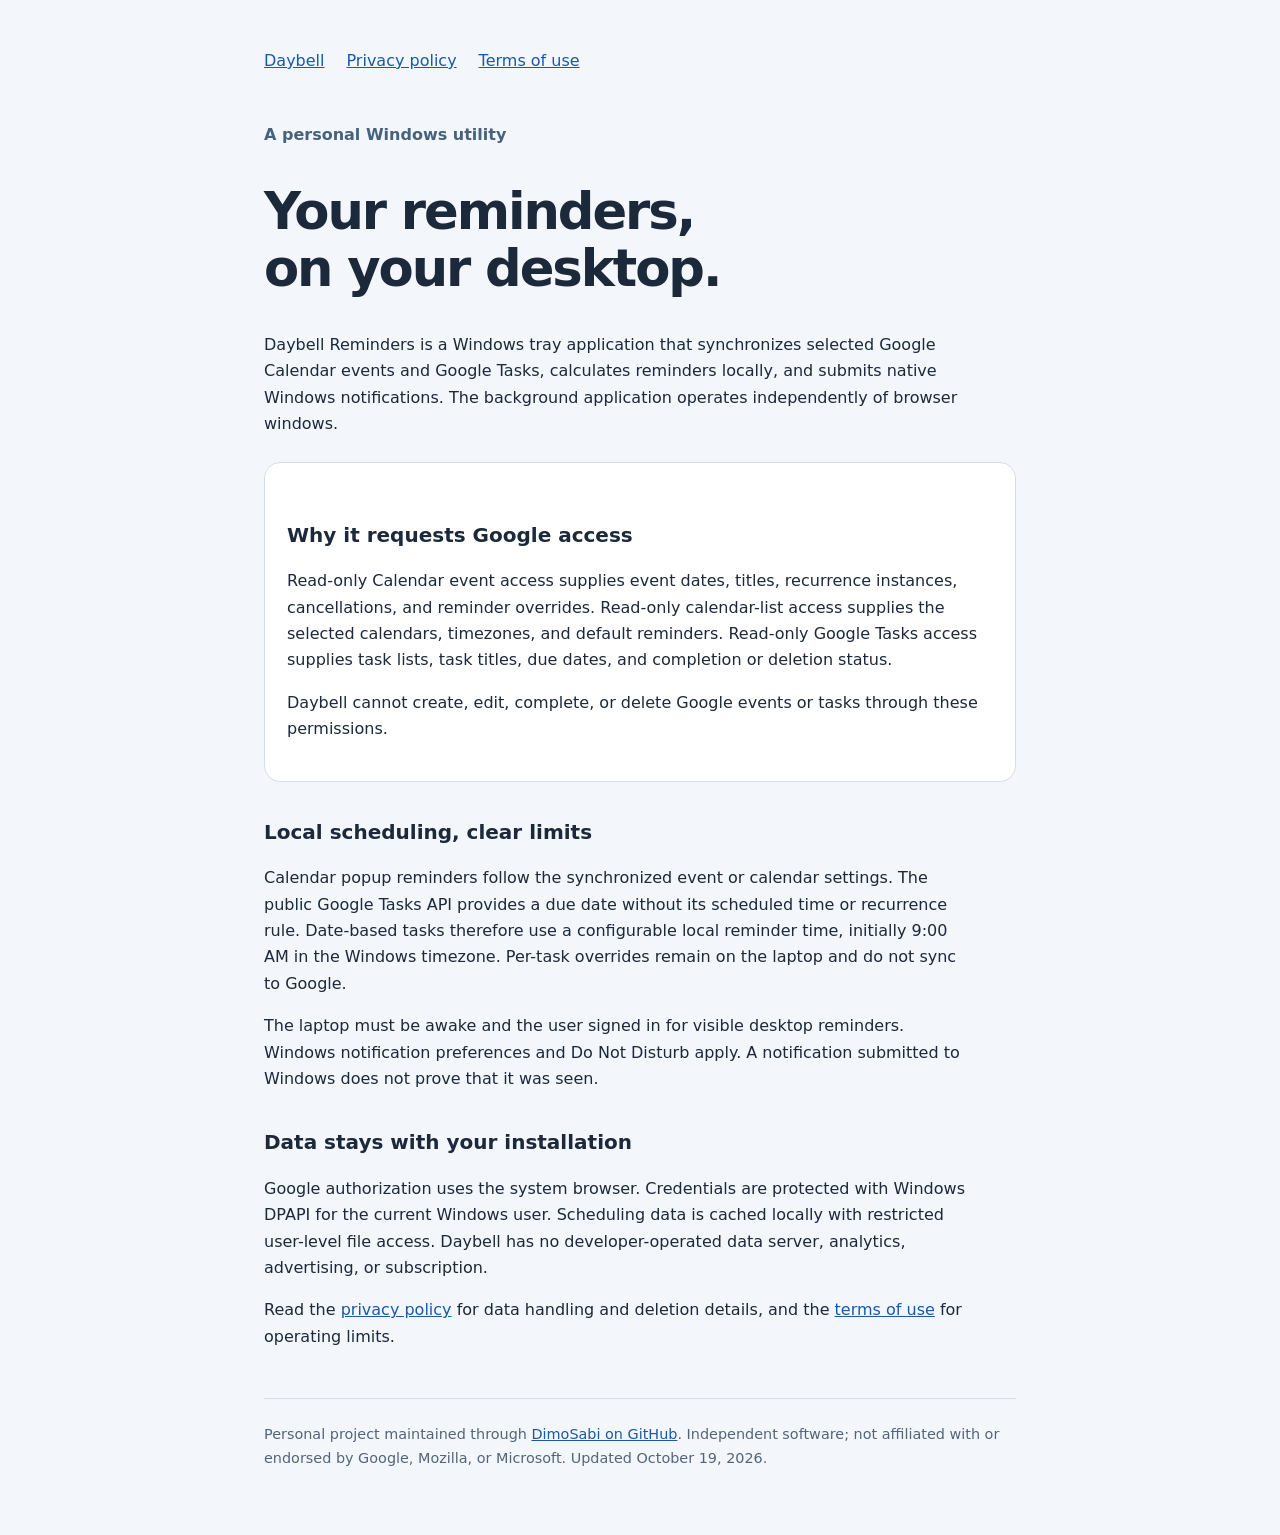
<file: index.html>
<!doctype html>
<html lang="en"><head><meta charset="utf-8"><meta name="viewport" content="width=device-width,initial-scale=1"><title>Daybell Reminders</title><meta name="description" content="A personal Windows tray application for Google Calendar and date-based Google Tasks reminders."><link rel="stylesheet" href="style.css"><meta name="google-site-verification" content="uc10f3slM_cZlR-SQDO_S_zRFcBKTvK9r_Rf9YmOL0Y" /></head><body>
<nav aria-label="Main"><a href="index.html" aria-current="page">Daybell</a><a href="privacy.html">Privacy policy</a><a href="terms.html">Terms of use</a></nav>
<p class="eyebrow">A personal Windows utility</p><h1>Your reminders,<br>on your desktop.</h1>
<p>Daybell Reminders is a Windows tray application that synchronizes selected Google Calendar events and Google Tasks, calculates reminders locally, and submits native Windows notifications. The background application operates independently of browser windows.</p>
<div class="card"><h2>Why it requests Google access</h2><p>Read-only Calendar event access supplies event dates, titles, recurrence instances, cancellations, and reminder overrides. Read-only calendar-list access supplies the selected calendars, timezones, and default reminders. Read-only Google Tasks access supplies task lists, task titles, due dates, and completion or deletion status.</p><p>Daybell cannot create, edit, complete, or delete Google events or tasks through these permissions.</p></div>
<h2>Local scheduling, clear limits</h2><p>Calendar popup reminders follow the synchronized event or calendar settings. The public Google Tasks API provides a due date without its scheduled time or recurrence rule. Date-based tasks therefore use a configurable local reminder time, initially 9:00 AM in the Windows timezone. Per-task overrides remain on the laptop and do not sync to Google.</p>
<p>The laptop must be awake and the user signed in for visible desktop reminders. Windows notification preferences and Do Not Disturb apply. A notification submitted to Windows does not prove that it was seen.</p>
<h2>Data stays with your installation</h2><p>Google authorization uses the system browser. Credentials are protected with Windows DPAPI for the current Windows user. Scheduling data is cached locally with restricted user-level file access. Daybell has no developer-operated data server, analytics, advertising, or subscription.</p>
<p>Read the <a href="privacy.html">privacy policy</a> for data handling and deletion details, and the <a href="terms.html">terms of use</a> for operating limits.</p>
<footer>Personal project maintained through <a href="https://github.com/DimoSabi">DimoSabi on GitHub</a>. Independent software; not affiliated with or endorsed by Google, Mozilla, or Microsoft. Updated October 19, 2026.</footer></body></html>
</file>
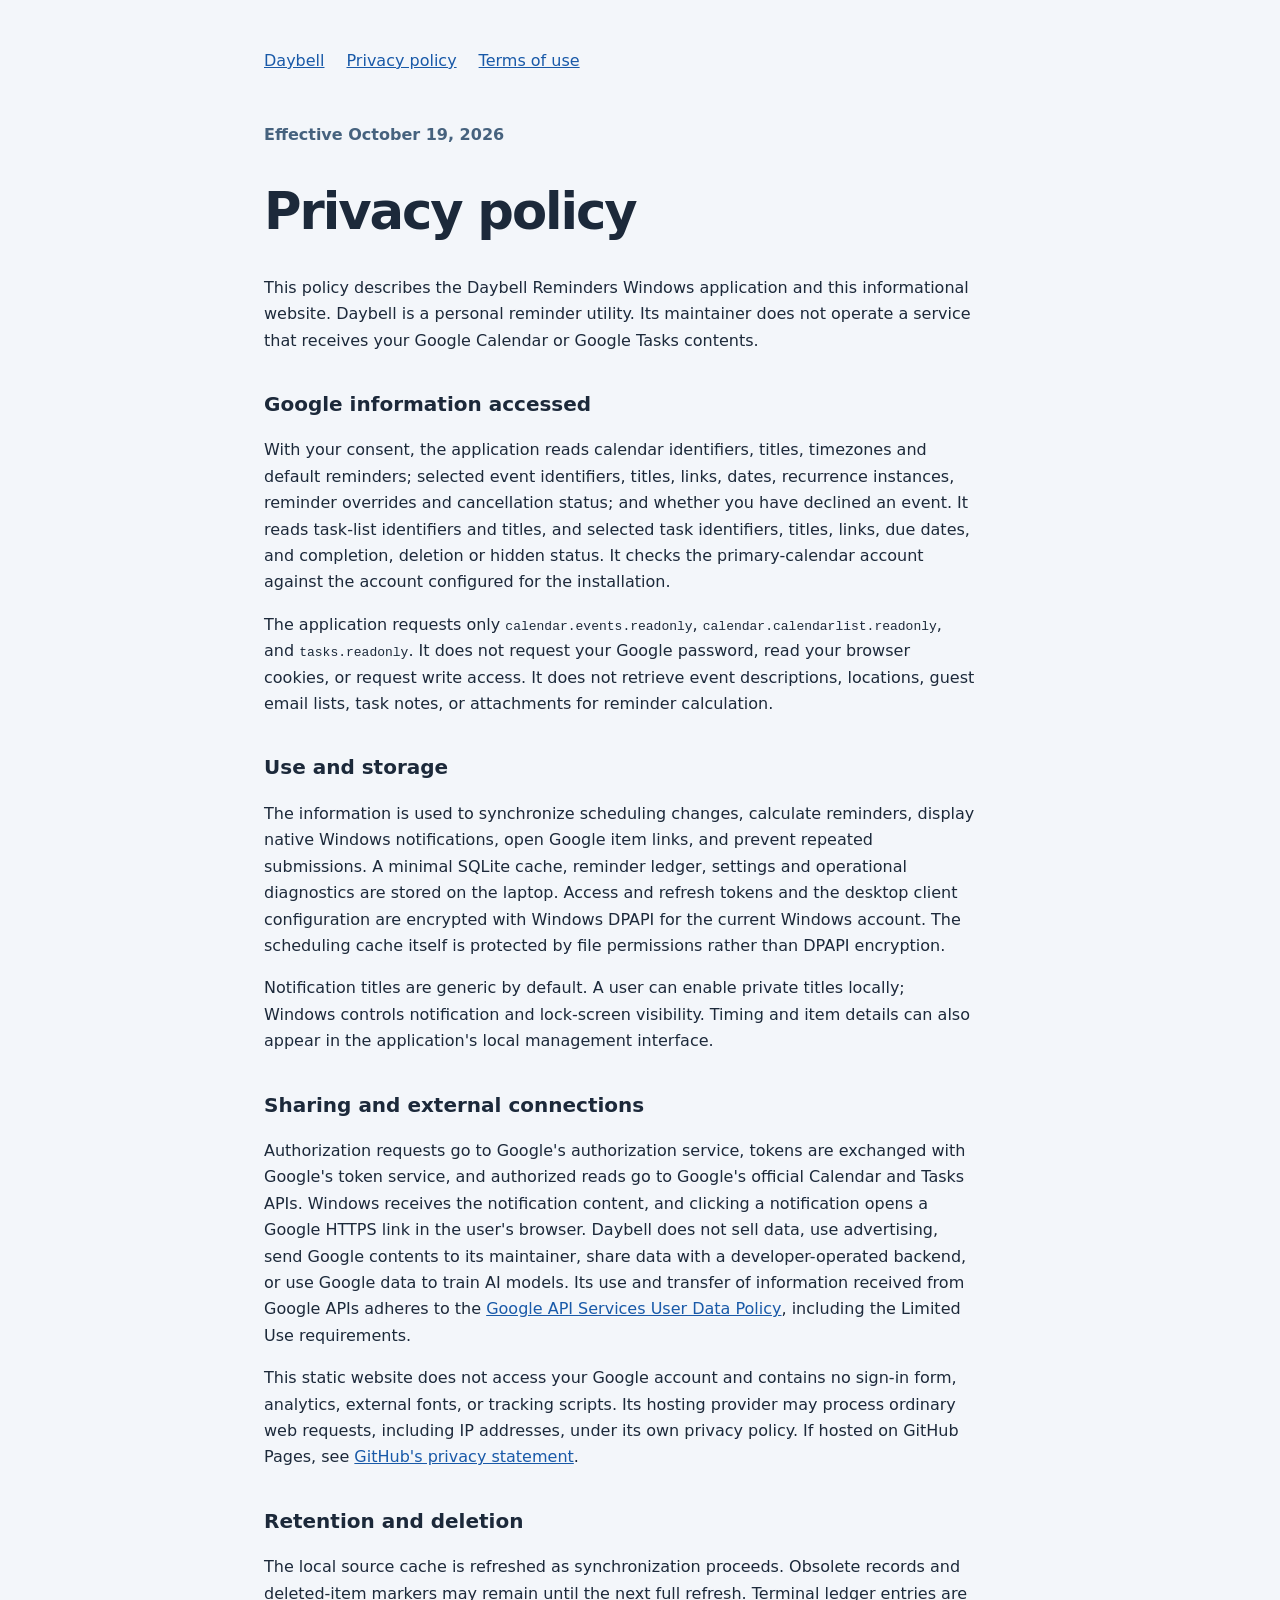
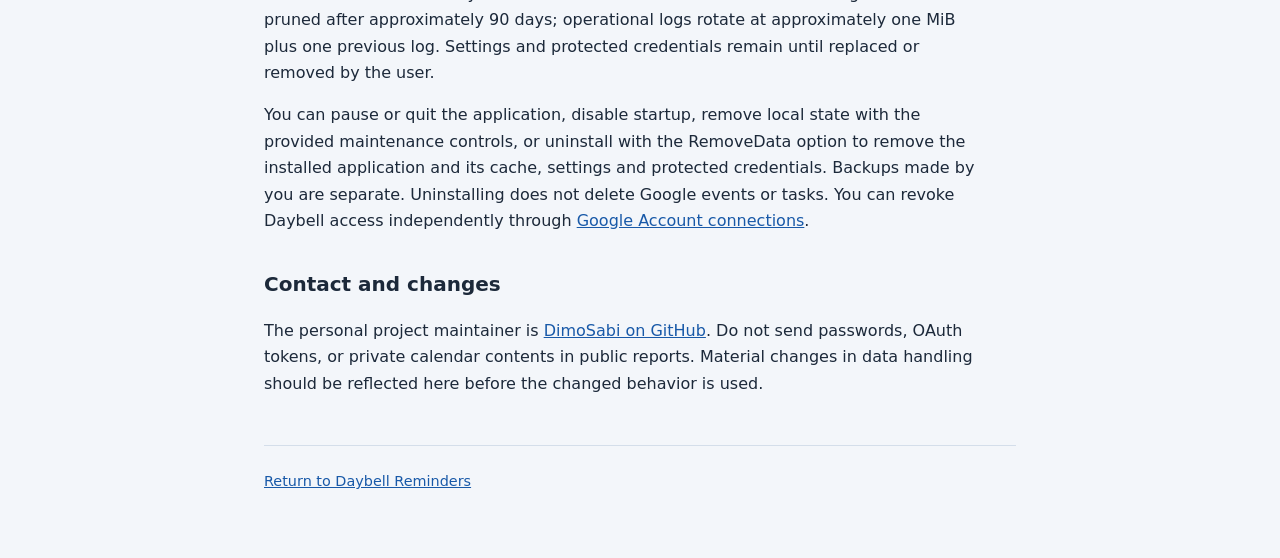
<file: privacy.html>
<!doctype html>
<html lang="en"><head><meta charset="utf-8"><meta name="viewport" content="width=device-width,initial-scale=1"><title>Privacy policy · Daybell Reminders</title><link rel="stylesheet" href="style.css"></head><body>
<nav aria-label="Main"><a href="index.html">Daybell</a><a href="privacy.html" aria-current="page">Privacy policy</a><a href="terms.html">Terms of use</a></nav><p class="eyebrow">Effective October 19, 2026</p><h1>Privacy policy</h1>
<p>This policy describes the Daybell Reminders Windows application and this informational website. Daybell is a personal reminder utility. Its maintainer does not operate a service that receives your Google Calendar or Google Tasks contents.</p>
<h2>Google information accessed</h2><p>With your consent, the application reads calendar identifiers, titles, timezones and default reminders; selected event identifiers, titles, links, dates, recurrence instances, reminder overrides and cancellation status; and whether you have declined an event. It reads task-list identifiers and titles, and selected task identifiers, titles, links, due dates, and completion, deletion or hidden status. It checks the primary-calendar account against the account configured for the installation.</p><p>The application requests only <code>calendar.events.readonly</code>, <code>calendar.calendarlist.readonly</code>, and <code>tasks.readonly</code>. It does not request your Google password, read your browser cookies, or request write access. It does not retrieve event descriptions, locations, guest email lists, task notes, or attachments for reminder calculation.</p>
<h2>Use and storage</h2><p>The information is used to synchronize scheduling changes, calculate reminders, display native Windows notifications, open Google item links, and prevent repeated submissions. A minimal SQLite cache, reminder ledger, settings and operational diagnostics are stored on the laptop. Access and refresh tokens and the desktop client configuration are encrypted with Windows DPAPI for the current Windows account. The scheduling cache itself is protected by file permissions rather than DPAPI encryption.</p><p>Notification titles are generic by default. A user can enable private titles locally; Windows controls notification and lock-screen visibility. Timing and item details can also appear in the application's local management interface.</p>
<h2>Sharing and external connections</h2><p>Authorization requests go to Google's authorization service, tokens are exchanged with Google's token service, and authorized reads go to Google's official Calendar and Tasks APIs. Windows receives the notification content, and clicking a notification opens a Google HTTPS link in the user's browser. Daybell does not sell data, use advertising, send Google contents to its maintainer, share data with a developer-operated backend, or use Google data to train AI models. Its use and transfer of information received from Google APIs adheres to the <a href="https://developers.google.com/terms/api-services-user-data-policy">Google API Services User Data Policy</a>, including the Limited Use requirements.</p><p>This static website does not access your Google account and contains no sign-in form, analytics, external fonts, or tracking scripts. Its hosting provider may process ordinary web requests, including IP addresses, under its own privacy policy. If hosted on GitHub Pages, see <a href="https://docs.github.com/en/site-policy/privacy-policies/github-general-privacy-statement">GitHub's privacy statement</a>.</p>
<h2>Retention and deletion</h2><p>The local source cache is refreshed as synchronization proceeds. Obsolete records and deleted-item markers may remain until the next full refresh. Terminal ledger entries are pruned after approximately 90 days; operational logs rotate at approximately one MiB plus one previous log. Settings and protected credentials remain until replaced or removed by the user.</p><p>You can pause or quit the application, disable startup, remove local state with the provided maintenance controls, or uninstall with the RemoveData option to remove the installed application and its cache, settings and protected credentials. Backups made by you are separate. Uninstalling does not delete Google events or tasks. You can revoke Daybell access independently through <a href="https://myaccount.google.com/connections">Google Account connections</a>.</p>
<h2>Contact and changes</h2><p>The personal project maintainer is <a href="https://github.com/DimoSabi">DimoSabi on GitHub</a>. Do not send passwords, OAuth tokens, or private calendar contents in public reports. Material changes in data handling should be reflected here before the changed behavior is used.</p>
<footer><a href="index.html">Return to Daybell Reminders</a></footer></body></html>
</file>
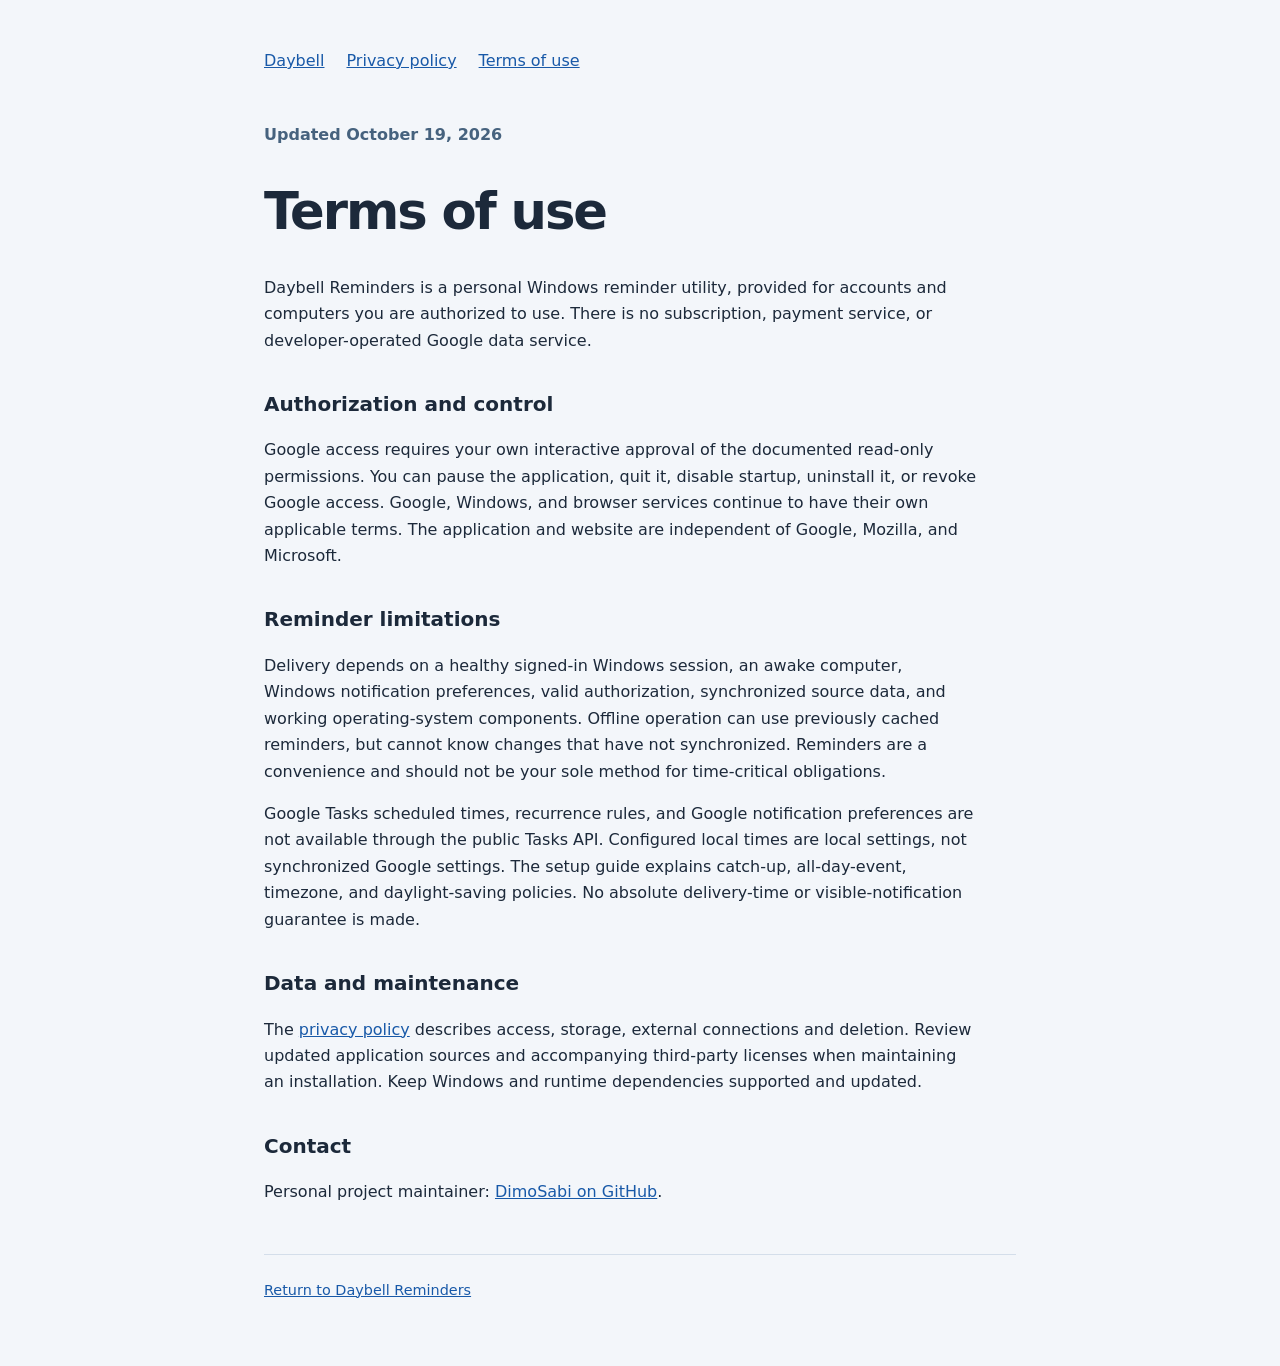
<file: terms.html>
<!doctype html>
<html lang="en"><head><meta charset="utf-8"><meta name="viewport" content="width=device-width,initial-scale=1"><title>Terms of use · Daybell Reminders</title><link rel="stylesheet" href="style.css"></head><body>
<nav aria-label="Main"><a href="index.html">Daybell</a><a href="privacy.html">Privacy policy</a><a href="terms.html" aria-current="page">Terms of use</a></nav><p class="eyebrow">Updated October 19, 2026</p><h1>Terms of use</h1>
<p>Daybell Reminders is a personal Windows reminder utility, provided for accounts and computers you are authorized to use. There is no subscription, payment service, or developer-operated Google data service.</p>
<h2>Authorization and control</h2><p>Google access requires your own interactive approval of the documented read-only permissions. You can pause the application, quit it, disable startup, uninstall it, or revoke Google access. Google, Windows, and browser services continue to have their own applicable terms. The application and website are independent of Google, Mozilla, and Microsoft.</p>
<h2>Reminder limitations</h2><p>Delivery depends on a healthy signed-in Windows session, an awake computer, Windows notification preferences, valid authorization, synchronized source data, and working operating-system components. Offline operation can use previously cached reminders, but cannot know changes that have not synchronized. Reminders are a convenience and should not be your sole method for time-critical obligations.</p><p>Google Tasks scheduled times, recurrence rules, and Google notification preferences are not available through the public Tasks API. Configured local times are local settings, not synchronized Google settings. The setup guide explains catch-up, all-day-event, timezone, and daylight-saving policies. No absolute delivery-time or visible-notification guarantee is made.</p>
<h2>Data and maintenance</h2><p>The <a href="privacy.html">privacy policy</a> describes access, storage, external connections and deletion. Review updated application sources and accompanying third-party licenses when maintaining an installation. Keep Windows and runtime dependencies supported and updated.</p>
<h2>Contact</h2><p>Personal project maintainer: <a href="https://github.com/DimoSabi">DimoSabi on GitHub</a>.</p><footer><a href="index.html">Return to Daybell Reminders</a></footer></body></html>
</file>
<file: style.css>
:root{color-scheme:light;font-family:system-ui,sans-serif;color:#1c293a;background:#f3f6fa}*{box-sizing:border-box}body{max-width:800px;margin:auto;padding:48px 24px 64px;line-height:1.65}nav{display:flex;gap:22px;flex-wrap:wrap;margin-bottom:48px}a{color:#1859a8}h1{font-size:clamp(2rem,7vw,3.2rem);line-height:1.12;letter-spacing:-.04em}h2{font-size:1.25rem;margin-top:34px}p,li{max-width:70ch}.eyebrow{font-weight:650;color:#46627e}.card{background:white;border:1px solid #d4deea;border-radius:16px;padding:22px;margin:24px 0}.muted,footer{color:#53657b}footer{border-top:1px solid #d4deea;margin-top:48px;padding-top:24px;font-size:.9rem}code{overflow-wrap:anywhere}li{margin:8px 0}
</file>
